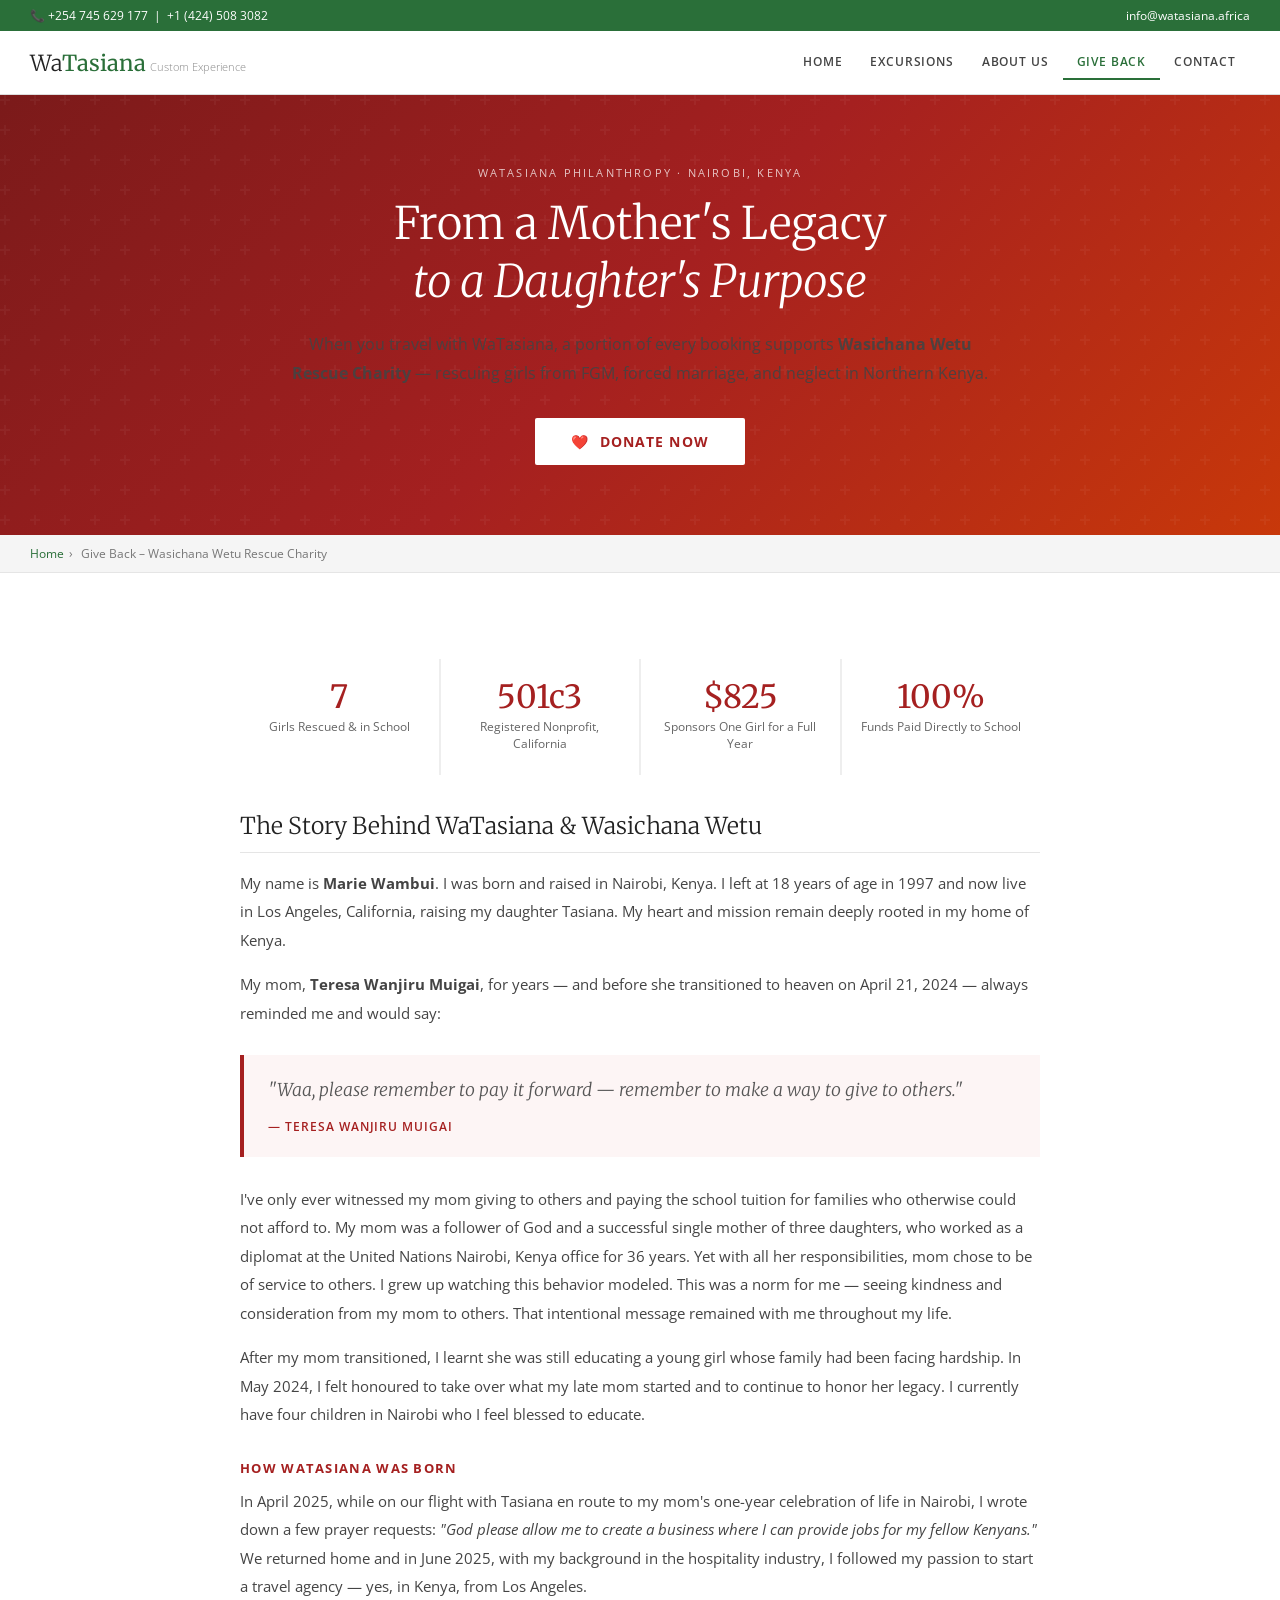
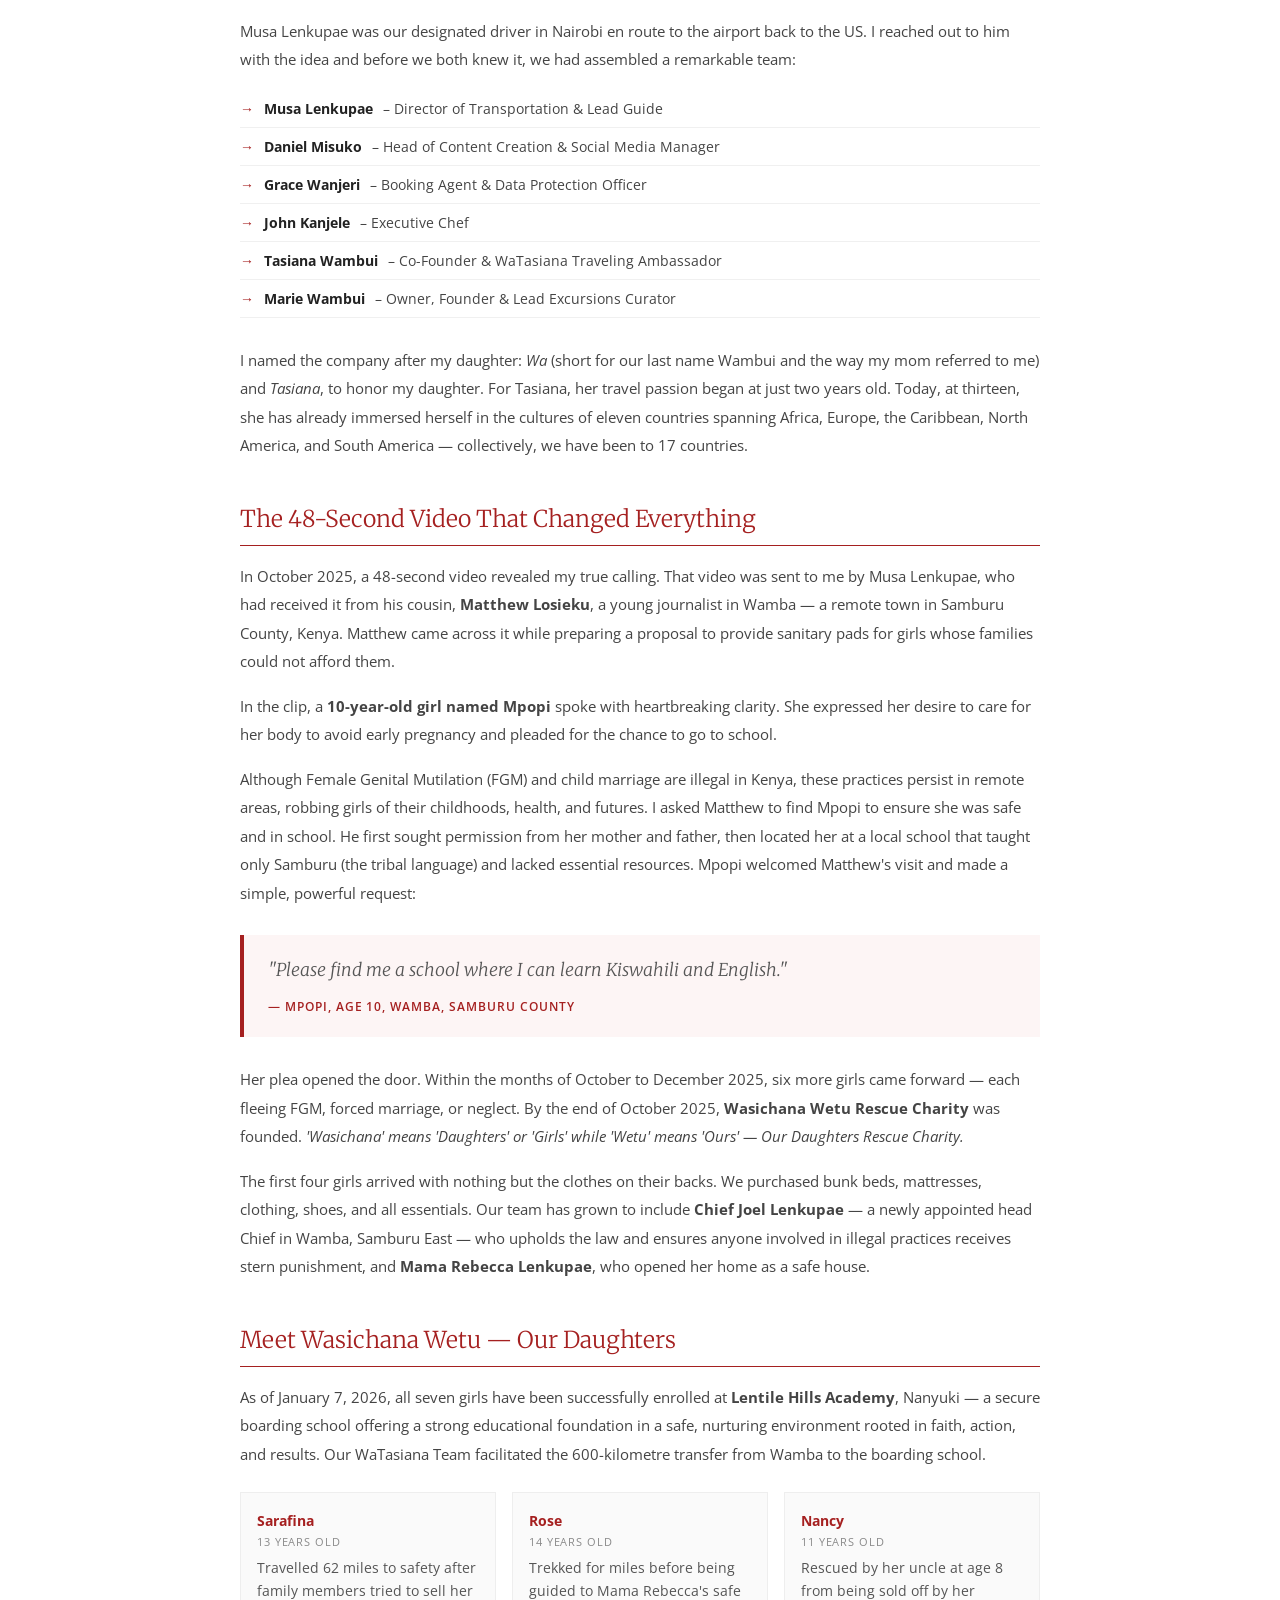
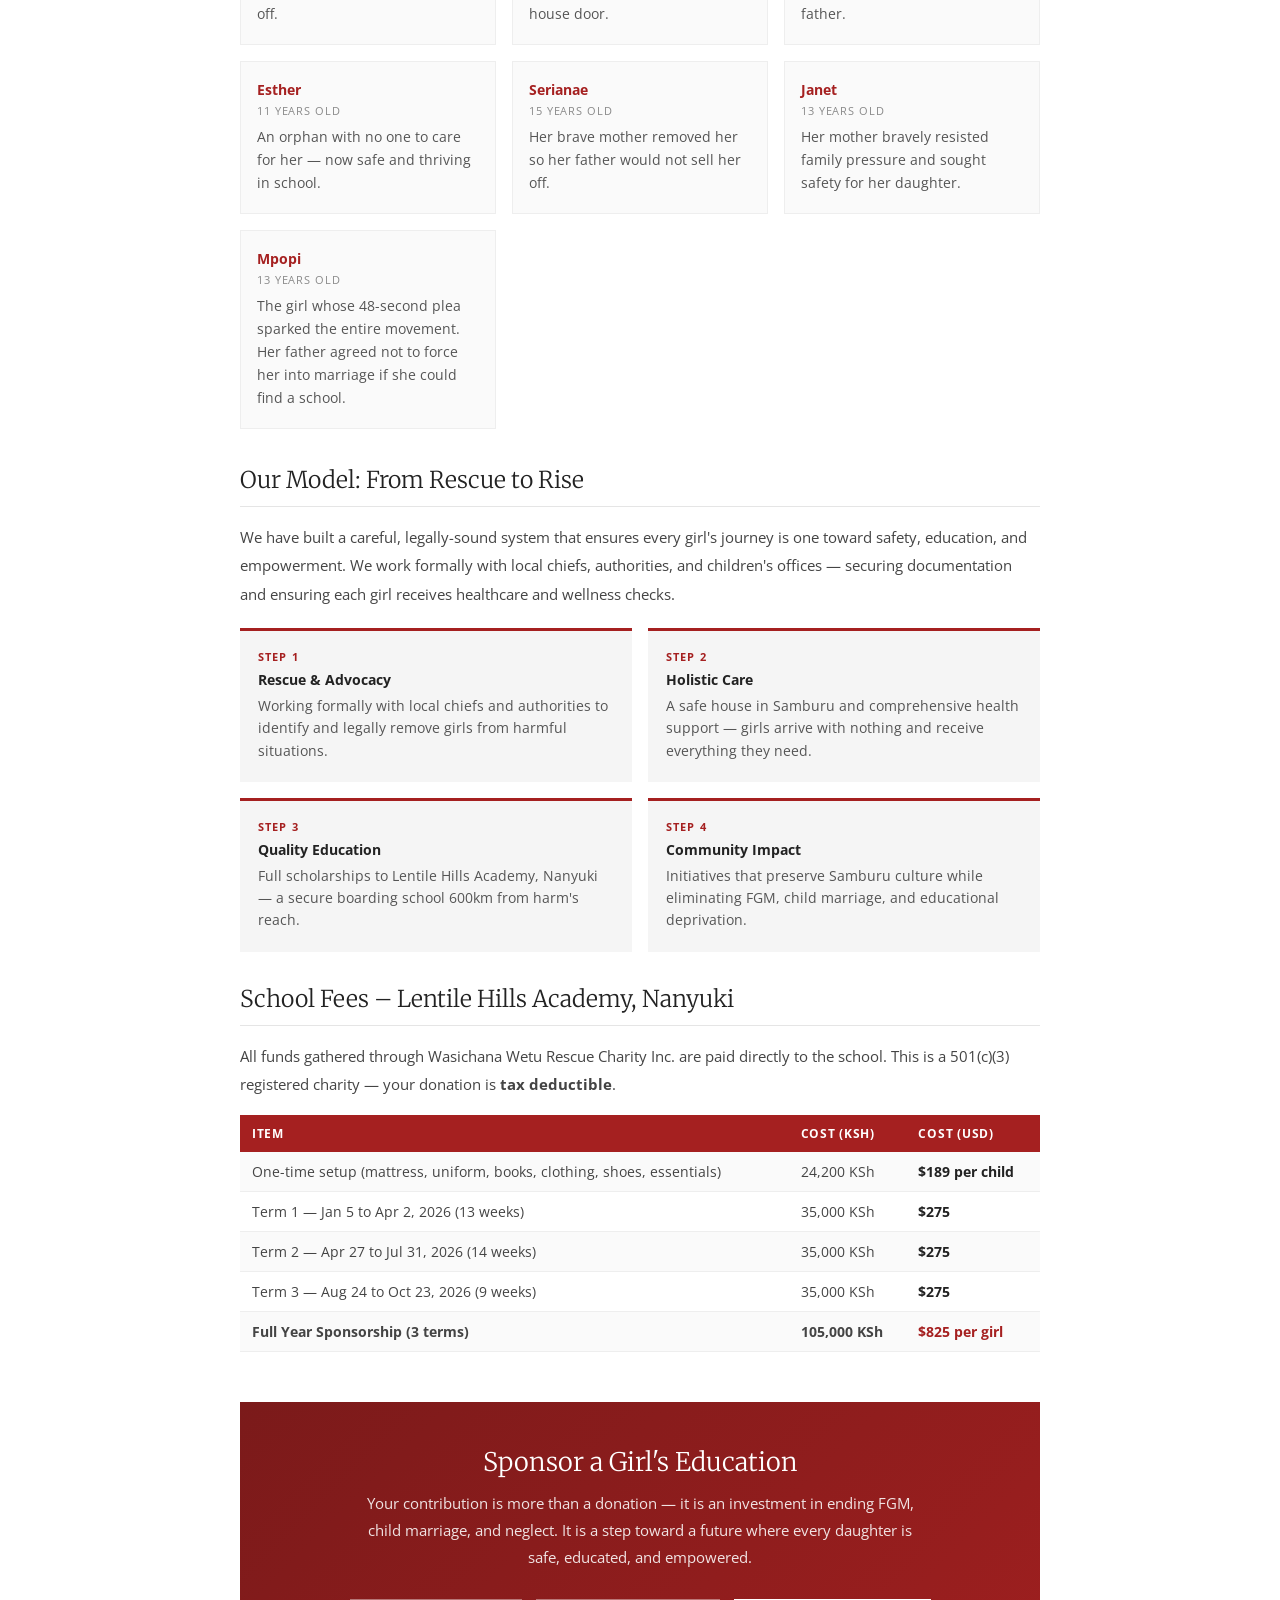
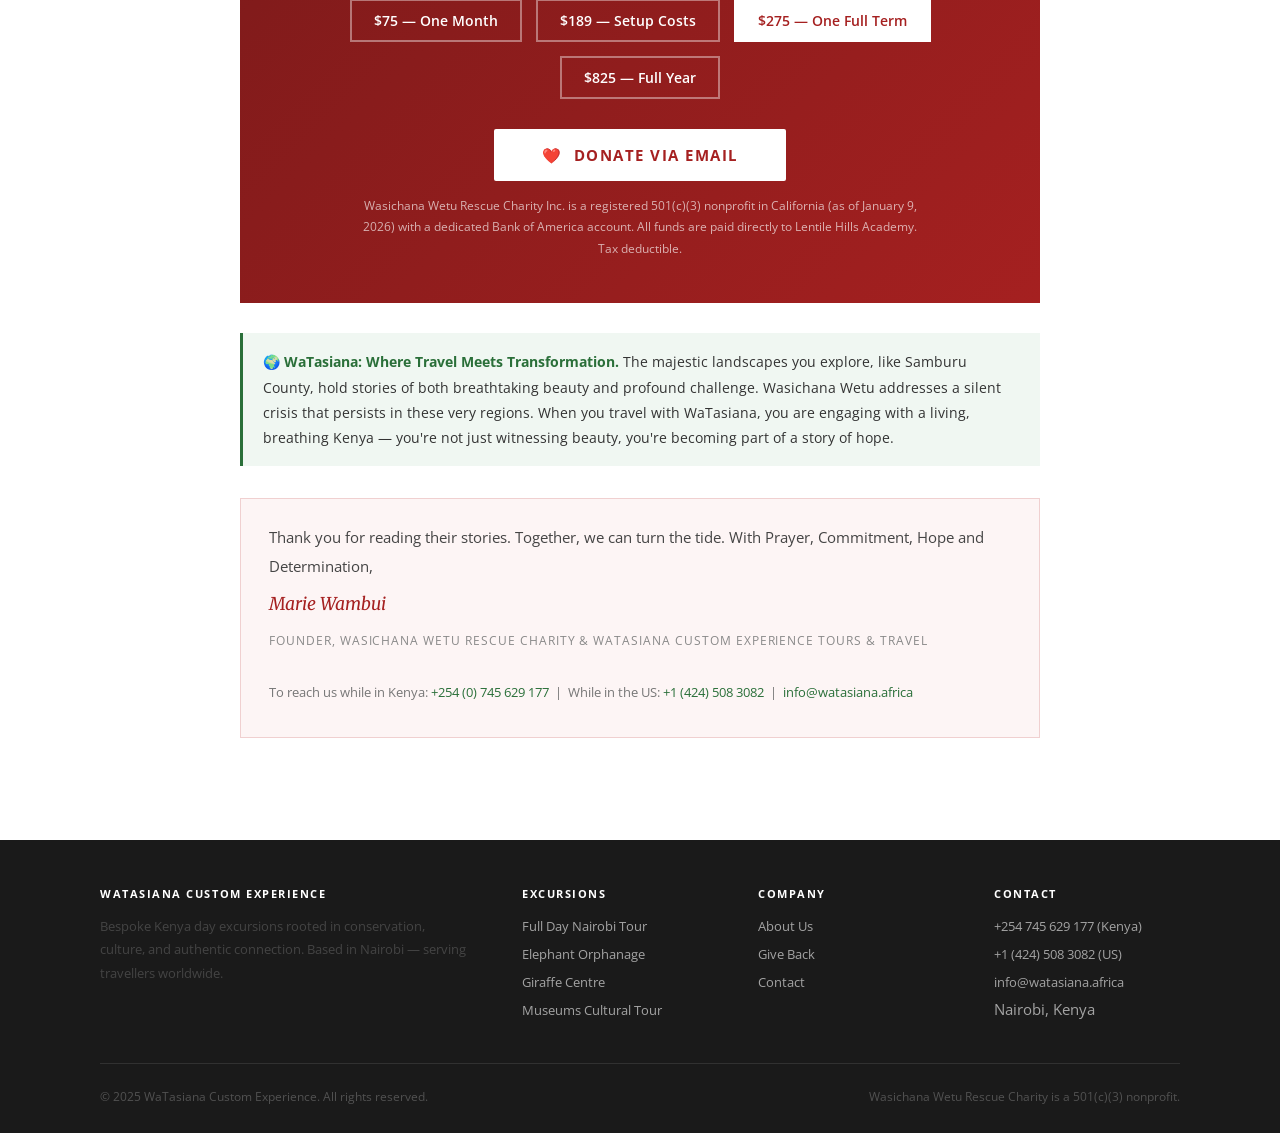
<file: giveback.html>
<!DOCTYPE html>
<html lang="en">
<head>
    <meta charset="UTF-8">
    <meta name="viewport" content="width=device-width, initial-scale=1.0">
    <title>Give Back – Wasichana Wetu Rescue Charity – WaTasiana</title>
    <link href="https://fonts.googleapis.com/css2?family=Merriweather:ital,wght@0,300;0,400;0,700;1,300;1,400&family=Open+Sans:wght@300;400;600&display=swap" rel="stylesheet">
    <style>
        * { box-sizing: border-box; margin: 0; padding: 0; }
        body { font-family: 'Open Sans', sans-serif; font-size: 15px; color: #333; background: #fff; }
        a { color: #2a6f39; text-decoration: none; }
        a:hover { text-decoration: underline; }

        /* TOP BAR */
        .topbar { background: #2a6f39; color: #fff; font-size: 12px; padding: 7px 30px; display: flex; justify-content: space-between; align-items: center; }
        .topbar a { color: #fff; }

        /* HEADER */
        header { border-bottom: 1px solid #ddd; padding: 14px 30px; display: flex; justify-content: space-between; align-items: center; }
        .logo { font-family: 'Merriweather', serif; font-size: 22px; font-weight: 300; color: #222; }
        .logo span { color: #2a6f39; font-weight: 400; }
        .logo small { font-size: 11px; color: #888; font-family: 'Open Sans', sans-serif; font-weight: 300; margin-left: 4px; }
        nav { display: flex; }
        nav a { font-size: 12px; font-weight: 600; letter-spacing: 0.07em; text-transform: uppercase; color: #444; padding: 8px 14px; border-bottom: 2px solid transparent; text-decoration: none; transition: color 0.2s; }
        nav a:hover { color: #2a6f39; text-decoration: none; }
        nav a.active { color: #2a6f39; border-bottom-color: #2a6f39; }

        /* HERO */
        .hero {
            background: linear-gradient(135deg, #7b1a1a 0%, #a52020 50%, #c8380a 100%);
            padding: 70px 30px;
            text-align: center;
            color: #fff;
            position: relative;
            overflow: hidden;
        }
        .hero::before {
            content: '';
            position: absolute; inset: 0;
            background: url("data:image/svg+xml,%3Csvg width='60' height='60' viewBox='0 0 60 60' xmlns='http://www.w3.org/2000/svg'%3E%3Cg fill='none' fill-rule='evenodd'%3E%3Cg fill='%23ffffff' fill-opacity='0.04'%3E%3Cpath d='M36 34v-4h-2v4h-4v2h4v4h2v-4h4v-2h-4zm0-30V0h-2v4h-4v2h4v4h2V6h4V4h-4zM6 34v-4H4v4H0v2h4v4h2v-4h4v-2H6zM6 4V0H4v4H0v2h4v4h2V6h4V4H6z'/%3E%3C/g%3E%3C/g%3E%3C/svg%3E");
        }
        .hero-inner { position: relative; max-width: 700px; margin: 0 auto; }
        .hero-eyebrow { font-size: 11px; letter-spacing: 0.2em; text-transform: uppercase; opacity: 0.75; margin-bottom: 14px; }
        .hero h1 { font-family: 'Merriweather', serif; font-size: clamp(1.8rem, 4vw, 2.8rem); font-weight: 300; line-height: 1.3; margin-bottom: 20px; }
        .hero h1 em { font-style: italic; }
        .hero p { font-size: 16px; line-height: 1.8; opacity: 0.9; margin-bottom: 30px; }
        .btn-donate {
            display: inline-block;
            background: #fff;
            color: #a52020;
            font-weight: 700;
            font-size: 14px;
            letter-spacing: 0.08em;
            text-transform: uppercase;
            padding: 14px 36px;
            border-radius: 2px;
            text-decoration: none;
            transition: background 0.2s, color 0.2s;
        }
        .btn-donate:hover { background: #f0f0f0; text-decoration: none; }

        /* BREADCRUMB */
        .breadcrumb-bar { background: #f5f5f5; border-bottom: 1px solid #e5e5e5; padding: 10px 30px; font-size: 12px; color: #777; }
        .breadcrumb-bar a { color: #2a6f39; }
        .breadcrumb-bar span { margin: 0 5px; }

        /* CONTENT WRAP */
        .content-wrap { max-width: 860px; margin: 0 auto; padding: 50px 30px 70px; }

        /* SECTION TITLES */
        .section-title {
            font-family: 'Merriweather', serif;
            font-size: 1.45rem;
            font-weight: 300;
            color: #222;
            margin-bottom: 16px;
            padding-bottom: 12px;
            border-bottom: 1px solid #e5e5e5;
        }
        .section-title.red { color: #a52020; border-bottom-color: #a52020; }

        .subsection-title {
            font-size: 13px;
            font-weight: 700;
            letter-spacing: 0.1em;
            text-transform: uppercase;
            color: #a52020;
            margin: 30px 0 10px;
        }

        p { line-height: 1.9; color: #444; margin-bottom: 16px; }

        /* QUOTE BLOCK */
        .quote-block {
            border-left: 4px solid #a52020;
            background: #fdf5f5;
            padding: 20px 24px;
            margin: 28px 0;
            font-family: 'Merriweather', serif;
            font-size: 1.1rem;
            font-style: italic;
            font-weight: 300;
            color: #555;
            line-height: 1.75;
        }
        .quote-block cite { display: block; font-style: normal; font-size: 12px; font-weight: 600; letter-spacing: 0.08em; text-transform: uppercase; color: #a52020; margin-top: 10px; font-family: 'Open Sans', sans-serif; }

        /* STATS ROW */
        .stats-row {
            display: grid;
            grid-template-columns: repeat(4, 1fr);
            gap: 2px;
            margin: 36px 0;
            background: #eee;
        }
        .stat-box {
            background: #fff;
            padding: 22px 16px;
            text-align: center;
        }
        .stat-box .num {
            font-family: 'Merriweather', serif;
            font-size: 2rem;
            font-weight: 400;
            color: #a52020;
            line-height: 1;
            margin-bottom: 6px;
        }
        .stat-box .label { font-size: 12px; color: #666; line-height: 1.4; }

        /* GIRLS GRID */
        .girls-grid { display: grid; grid-template-columns: repeat(3, 1fr); gap: 16px; margin: 24px 0 36px; }
        .girl-card {
            border: 1px solid #eee;
            padding: 18px 16px;
            background: #fafafa;
        }
        .girl-card .girl-name { font-weight: 700; font-size: 14px; color: #a52020; margin-bottom: 4px; }
        .girl-card .girl-age { font-size: 11px; letter-spacing: 0.08em; text-transform: uppercase; color: #888; margin-bottom: 8px; }
        .girl-card p { font-size: 13.5px; line-height: 1.7; color: #555; margin: 0; }

        /* MODEL STEPS */
        .model-steps { display: grid; grid-template-columns: repeat(2, 1fr); gap: 16px; margin: 20px 0 32px; }
        .model-step { background: #f5f5f5; border-top: 3px solid #a52020; padding: 18px 18px 20px; }
        .model-step .step-num { font-size: 11px; font-weight: 700; letter-spacing: 0.1em; text-transform: uppercase; color: #a52020; margin-bottom: 6px; }
        .model-step h4 { font-size: 14px; font-weight: 700; color: #222; margin-bottom: 6px; }
        .model-step p { font-size: 13.5px; color: #555; line-height: 1.65; margin: 0; }

        /* SCHOOL COSTS */
        .cost-table { width: 100%; border-collapse: collapse; margin: 16px 0 28px; font-size: 14px; }
        .cost-table th { background: #a52020; color: #fff; padding: 10px 12px; text-align: left; font-size: 12px; letter-spacing: 0.06em; text-transform: uppercase; }
        .cost-table td { padding: 10px 12px; border-bottom: 1px solid #eee; color: #444; }
        .cost-table tr:nth-child(even) td { background: #fafafa; }
        .cost-table .highlight { font-weight: 700; color: #222; }

        /* DONATE BOX */
        .donate-box {
            background: linear-gradient(135deg, #7b1a1a, #a52020);
            color: #fff;
            padding: 44px 40px;
            text-align: center;
            margin: 50px 0 30px;
        }
        .donate-box h2 { font-family: 'Merriweather', serif; font-size: 1.6rem; font-weight: 300; margin-bottom: 12px; }
        .donate-box p { font-size: 15px; opacity: 0.88; line-height: 1.8; margin-bottom: 28px; max-width: 560px; margin-left: auto; margin-right: auto; color: #fff; }
        .donate-box .nonprofit-note { font-size: 12px; opacity: 0.65; margin-top: 14px; margin-bottom: 0; }
        .btn-donate-large {
            display: inline-block;
            background: #fff;
            color: #a52020;
            font-weight: 700;
            font-size: 15px;
            letter-spacing: 0.1em;
            text-transform: uppercase;
            padding: 16px 48px;
            border-radius: 2px;
            text-decoration: none;
            transition: background 0.2s;
        }
        .btn-donate-large:hover { background: #f5f5f5; text-decoration: none; }

        /* SPONSOR AMOUNTS */
        .sponsor-amounts { display: flex; gap: 14px; justify-content: center; flex-wrap: wrap; margin: 24px 0 10px; }
        .sponsor-amt {
            border: 2px solid rgba(255,255,255,0.4);
            color: #fff;
            padding: 10px 22px;
            font-size: 14px;
            font-weight: 600;
            cursor: pointer;
            transition: background 0.2s, border-color 0.2s;
            text-decoration: none;
            display: inline-block;
        }
        .sponsor-amt:hover { background: rgba(255,255,255,0.15); border-color: #fff; text-decoration: none; color: #fff; }
        .sponsor-amt.featured { background: #fff; color: #a52020; border-color: #fff; }

        /* TEAM */
        .team-list { list-style: none; margin: 14px 0 28px; }
        .team-list li { padding: 9px 0; border-bottom: 1px solid #f0f0f0; font-size: 14px; color: #444; display: flex; gap: 10px; }
        .team-list li::before { content: '→'; color: #a52020; font-weight: 700; flex-shrink: 0; }
        .team-list li strong { color: #222; }

        /* SIGNATURE */
        .signature-block { background: #fdf5f5; border: 1px solid #f0d0d0; padding: 24px 28px; margin: 32px 0; }
        .signature-block p { margin-bottom: 8px; color: #444; }
        .signature-block .sig-name { font-family: 'Merriweather', serif; font-size: 1.1rem; font-style: italic; color: #a52020; }
        .signature-block .sig-title { font-size: 12px; text-transform: uppercase; letter-spacing: 0.08em; color: #888; }

        /* IMPACT NOTE */
        .impact-note { background: #f0f7f2; border-left: 3px solid #2a6f39; padding: 16px 20px; margin: 28px 0; font-size: 14px; line-height: 1.8; color: #333; }
        .impact-note strong { color: #2a6f39; }

        /* FOOTER */
        footer { background: #1a1a1a; color: rgba(255,255,255,0.6); padding: 46px 30px 28px; }
        .footer-grid { max-width: 1080px; margin: 0 auto; display: grid; grid-template-columns: 2fr 1fr 1fr 1fr; gap: 50px; padding-bottom: 36px; border-bottom: 1px solid rgba(255,255,255,0.1); margin-bottom: 24px; }
        .footer-grid h4 { font-size: 11px; letter-spacing: 0.14em; text-transform: uppercase; color: #fff; margin-bottom: 14px; }
        .footer-grid ul { list-style: none; }
        .footer-grid ul li { margin-bottom: 8px; }
        .footer-grid ul li a { color: rgba(255,255,255,0.6); font-size: 13px; }
        .footer-grid ul li a:hover { color: #fff; text-decoration: none; }
        .footer-grid p { font-size: 13px; line-height: 1.8; }
        .footer-bottom { max-width: 1080px; margin: 0 auto; font-size: 12px; opacity: 0.4; display: flex; justify-content: space-between; }

        @media (max-width: 800px) {
            nav { display: none; }
            .stats-row { grid-template-columns: repeat(2, 1fr); }
            .girls-grid { grid-template-columns: 1fr; }
            .model-steps { grid-template-columns: 1fr; }
            .footer-grid { grid-template-columns: 1fr 1fr; gap: 28px; }
            .donate-box { padding: 30px 20px; }
            .sponsor-amounts { flex-direction: column; align-items: center; }
            .topbar { flex-direction: column; gap: 4px; text-align: center; }
        }
    </style>
</head>
<body>

<div class="topbar">
    <span>📞 +254 745 629 177 &nbsp;|&nbsp; +1 (424) 508 3082</span>
    <span><a href="mailto:info@watasiana.africa">info@watasiana.africa</a></span>
</div>

<header>
    <a href="index.html" class="logo">Wa<span>Tasiana</span><small>Custom Experience</small></a>
    <nav>
        <a href="index.html">Home</a>
        <a href="index.html#excursions">Excursions</a>
        <a href="index.html#about">About Us</a>
        <a href="giveback.html" class="active">Give Back</a>
        <a href="mailto:info@watasiana.africa">Contact</a>
    </nav>
</header>

<!-- HERO -->
<section class="hero">
    <div class="hero-inner">
        <div class="hero-eyebrow">WaTasiana Philanthropy · Nairobi, Kenya</div>
        <h1>From a Mother's Legacy<br><em>to a Daughter's Purpose</em></h1>
        <p>When you travel with WaTasiana, a portion of every booking supports <strong>Wasichana Wetu Rescue Charity</strong> — rescuing girls from FGM, forced marriage, and neglect in Northern Kenya.</p>
        <a href="#donate" class="btn-donate">❤️ &nbsp;Donate Now</a>
    </div>
</section>

<div class="breadcrumb-bar">
    <a href="index.html">Home</a><span>›</span> Give Back – Wasichana Wetu Rescue Charity
</div>

<div class="content-wrap">

    <!-- IMPACT STATS -->
    <div class="stats-row">
        <div class="stat-box"><div class="num">7</div><div class="label">Girls Rescued &amp; in School</div></div>
        <div class="stat-box"><div class="num">501c3</div><div class="label">Registered Nonprofit, California</div></div>
        <div class="stat-box"><div class="num">$825</div><div class="label">Sponsors One Girl for a Full Year</div></div>
        <div class="stat-box"><div class="num">100%</div><div class="label">Funds Paid Directly to School</div></div>
    </div>

    <!-- THE STORY -->
    <div class="section-title">The Story Behind WaTasiana &amp; Wasichana Wetu</div>

    <p>My name is <strong>Marie Wambui</strong>. I was born and raised in Nairobi, Kenya. I left at 18 years of age in 1997 and now live in Los Angeles, California, raising my daughter Tasiana. My heart and mission remain deeply rooted in my home of Kenya.</p>

    <p>My mom, <strong>Teresa Wanjiru Muigai</strong>, for years — and before she transitioned to heaven on April 21, 2024 — always reminded me and would say:</p>

    <div class="quote-block">
        "Waa, please remember to pay it forward — remember to make a way to give to others."
        <cite>— Teresa Wanjiru Muigai</cite>
    </div>

    <p>I've only ever witnessed my mom giving to others and paying the school tuition for families who otherwise could not afford to. My mom was a follower of God and a successful single mother of three daughters, who worked as a diplomat at the United Nations Nairobi, Kenya office for 36 years. Yet with all her responsibilities, mom chose to be of service to others. I grew up watching this behavior modeled. This was a norm for me — seeing kindness and consideration from my mom to others. That intentional message remained with me throughout my life.</p>

    <p>After my mom transitioned, I learnt she was still educating a young girl whose family had been facing hardship. In May 2024, I felt honoured to take over what my late mom started and to continue to honor her legacy. I currently have four children in Nairobi who I feel blessed to educate.</p>

    <div class="subsection-title">How WaTasiana Was Born</div>

    <p>In April 2025, while on our flight with Tasiana en route to my mom's one-year celebration of life in Nairobi, I wrote down a few prayer requests: <em>"God please allow me to create a business where I can provide jobs for my fellow Kenyans."</em> We returned home and in June 2025, with my background in the hospitality industry, I followed my passion to start a travel agency — yes, in Kenya, from Los Angeles.</p>

    <p>Musa Lenkupae was our designated driver in Nairobi en route to the airport back to the US. I reached out to him with the idea and before we both knew it, we had assembled a remarkable team:</p>

    <ul class="team-list">
        <li><strong>Musa Lenkupae</strong> – Director of Transportation &amp; Lead Guide</li>
        <li><strong>Daniel Misuko</strong> – Head of Content Creation &amp; Social Media Manager</li>
        <li><strong>Grace Wanjeri</strong> – Booking Agent &amp; Data Protection Officer</li>
        <li><strong>John Kanjele</strong> – Executive Chef</li>
        <li><strong>Tasiana Wambui</strong> – Co-Founder &amp; WaTasiana Traveling Ambassador</li>
        <li><strong>Marie Wambui</strong> – Owner, Founder &amp; Lead Excursions Curator</li>
    </ul>

    <p>I named the company after my daughter: <em>Wa</em> (short for our last name Wambui and the way my mom referred to me) and <em>Tasiana</em>, to honor my daughter. For Tasiana, her travel passion began at just two years old. Today, at thirteen, she has already immersed herself in the cultures of eleven countries spanning Africa, Europe, the Caribbean, North America, and South America — collectively, we have been to 17 countries.</p>

    <!-- THE MOMENT THAT CHANGED EVERYTHING -->
    <div class="section-title red" style="margin-top:44px;">The 48-Second Video That Changed Everything</div>

    <p>In October 2025, a 48-second video revealed my true calling. That video was sent to me by Musa Lenkupae, who had received it from his cousin, <strong>Matthew Losieku</strong>, a young journalist in Wamba — a remote town in Samburu County, Kenya. Matthew came across it while preparing a proposal to provide sanitary pads for girls whose families could not afford them.</p>

    <p>In the clip, a <strong>10-year-old girl named Mpopi</strong> spoke with heartbreaking clarity. She expressed her desire to care for her body to avoid early pregnancy and pleaded for the chance to go to school.</p>

    <p>Although Female Genital Mutilation (FGM) and child marriage are illegal in Kenya, these practices persist in remote areas, robbing girls of their childhoods, health, and futures. I asked Matthew to find Mpopi to ensure she was safe and in school. He first sought permission from her mother and father, then located her at a local school that taught only Samburu (the tribal language) and lacked essential resources. Mpopi welcomed Matthew's visit and made a simple, powerful request:</p>

    <div class="quote-block">
        "Please find me a school where I can learn Kiswahili and English."
        <cite>— Mpopi, age 10, Wamba, Samburu County</cite>
    </div>

    <p>Her plea opened the door. Within the months of October to December 2025, six more girls came forward — each fleeing FGM, forced marriage, or neglect. By the end of October 2025, <strong>Wasichana Wetu Rescue Charity</strong> was founded. <em>'Wasichana' means 'Daughters' or 'Girls' while 'Wetu' means 'Ours' — Our Daughters Rescue Charity.</em></p>

    <p>The first four girls arrived with nothing but the clothes on their backs. We purchased bunk beds, mattresses, clothing, shoes, and all essentials. Our team has grown to include <strong>Chief Joel Lenkupae</strong> — a newly appointed head Chief in Wamba, Samburu East — who upholds the law and ensures anyone involved in illegal practices receives stern punishment, and <strong>Mama Rebecca Lenkupae</strong>, who opened her home as a safe house.</p>

    <!-- MEET THE GIRLS -->
    <div class="section-title red" style="margin-top:44px;">Meet Wasichana Wetu — Our Daughters</div>
    <p>As of January 7, 2026, all seven girls have been successfully enrolled at <strong>Lentile Hills Academy</strong>, Nanyuki — a secure boarding school offering a strong educational foundation in a safe, nurturing environment rooted in faith, action, and results. Our WaTasiana Team facilitated the 600-kilometre transfer from Wamba to the boarding school.</p>

    <div class="girls-grid">
        <div class="girl-card">
            <div class="girl-name">Sarafina</div>
            <div class="girl-age">13 years old</div>
            <p>Travelled 62 miles to safety after family members tried to sell her off.</p>
        </div>
        <div class="girl-card">
            <div class="girl-name">Rose</div>
            <div class="girl-age">14 years old</div>
            <p>Trekked for miles before being guided to Mama Rebecca's safe house door.</p>
        </div>
        <div class="girl-card">
            <div class="girl-name">Nancy</div>
            <div class="girl-age">11 years old</div>
            <p>Rescued by her uncle at age 8 from being sold off by her father.</p>
        </div>
        <div class="girl-card">
            <div class="girl-name">Esther</div>
            <div class="girl-age">11 years old</div>
            <p>An orphan with no one to care for her — now safe and thriving in school.</p>
        </div>
        <div class="girl-card">
            <div class="girl-name">Serianae</div>
            <div class="girl-age">15 years old</div>
            <p>Her brave mother removed her so her father would not sell her off.</p>
        </div>
        <div class="girl-card">
            <div class="girl-name">Janet</div>
            <div class="girl-age">13 years old</div>
            <p>Her mother bravely resisted family pressure and sought safety for her daughter.</p>
        </div>
        <div class="girl-card" style="grid-column: span 1;">
            <div class="girl-name">Mpopi</div>
            <div class="girl-age">13 years old</div>
            <p>The girl whose 48-second plea sparked the entire movement. Her father agreed not to force her into marriage if she could find a school.</p>
        </div>
    </div>

    <!-- OUR MODEL -->
    <div class="section-title" style="margin-top:10px;">Our Model: From Rescue to Rise</div>
    <p>We have built a careful, legally-sound system that ensures every girl's journey is one toward safety, education, and empowerment. We work formally with local chiefs, authorities, and children's offices — securing documentation and ensuring each girl receives healthcare and wellness checks.</p>

    <div class="model-steps">
        <div class="model-step">
            <div class="step-num">Step 1</div>
            <h4>Rescue &amp; Advocacy</h4>
            <p>Working formally with local chiefs and authorities to identify and legally remove girls from harmful situations.</p>
        </div>
        <div class="model-step">
            <div class="step-num">Step 2</div>
            <h4>Holistic Care</h4>
            <p>A safe house in Samburu and comprehensive health support — girls arrive with nothing and receive everything they need.</p>
        </div>
        <div class="model-step">
            <div class="step-num">Step 3</div>
            <h4>Quality Education</h4>
            <p>Full scholarships to Lentile Hills Academy, Nanyuki — a secure boarding school 600km from harm's reach.</p>
        </div>
        <div class="model-step">
            <div class="step-num">Step 4</div>
            <h4>Community Impact</h4>
            <p>Initiatives that preserve Samburu culture while eliminating FGM, child marriage, and educational deprivation.</p>
        </div>
    </div>

    <!-- SCHOOL COSTS -->
    <div class="section-title">School Fees – Lentile Hills Academy, Nanyuki</div>
    <p>All funds gathered through Wasichana Wetu Rescue Charity Inc. are paid directly to the school. This is a 501(c)(3) registered charity — your donation is <strong>tax deductible</strong>.</p>

    <table class="cost-table">
        <tr>
            <th>Item</th>
            <th>Cost (KSh)</th>
            <th>Cost (USD)</th>
        </tr>
        <tr>
            <td>One-time setup (mattress, uniform, books, clothing, shoes, essentials)</td>
            <td>24,200 KSh</td>
            <td class="highlight">$189 per child</td>
        </tr>
        <tr>
            <td>Term 1 — Jan 5 to Apr 2, 2026 (13 weeks)</td>
            <td>35,000 KSh</td>
            <td class="highlight">$275</td>
        </tr>
        <tr>
            <td>Term 2 — Apr 27 to Jul 31, 2026 (14 weeks)</td>
            <td>35,000 KSh</td>
            <td class="highlight">$275</td>
        </tr>
        <tr>
            <td>Term 3 — Aug 24 to Oct 23, 2026 (9 weeks)</td>
            <td>35,000 KSh</td>
            <td class="highlight">$275</td>
        </tr>
        <tr style="background:#fdf5f5;">
            <td><strong>Full Year Sponsorship (3 terms)</strong></td>
            <td><strong>105,000 KSh</strong></td>
            <td><strong style="color:#a52020;">$825 per girl</strong></td>
        </tr>
    </table>

    <!-- DONATE SECTION -->
    <div class="donate-box" id="donate">
        <h2>Sponsor a Girl's Education</h2>
        <p>Your contribution is more than a donation — it is an investment in ending FGM, child marriage, and neglect. It is a step toward a future where every daughter is safe, educated, and empowered.</p>

        <div class="sponsor-amounts">
            <a href="mailto:info@watasiana.africa?subject=Donation%20Enquiry%20-%20%2475" class="sponsor-amt">$75 — One Month</a>
            <a href="mailto:info@watasiana.africa?subject=Donation%20Enquiry%20-%20%24189" class="sponsor-amt">$189 — Setup Costs</a>
            <a href="mailto:info@watasiana.africa?subject=Donation%20Enquiry%20-%20%24275" class="sponsor-amt featured">$275 — One Full Term</a>
            <a href="mailto:info@watasiana.africa?subject=Donation%20Enquiry%20-%20%24825" class="sponsor-amt">$825 — Full Year</a>
        </div>

        <br>
        <a href="mailto:info@watasiana.africa?subject=I%20want%20to%20donate%20to%20Wasichana%20Wetu" class="btn-donate-large">❤️ &nbsp;Donate via Email</a>

        <p class="nonprofit-note">Wasichana Wetu Rescue Charity Inc. is a registered 501(c)(3) nonprofit in California (as of January 9, 2026) with a dedicated Bank of America account. All funds are paid directly to Lentile Hills Academy. Tax deductible.</p>
    </div>

    <!-- WHY THIS MATTERS -->
    <div class="impact-note">
        <strong>🌍 WaTasiana: Where Travel Meets Transformation.</strong> The majestic landscapes you explore, like Samburu County, hold stories of both breathtaking beauty and profound challenge. Wasichana Wetu addresses a silent crisis that persists in these very regions. When you travel with WaTasiana, you are engaging with a living, breathing Kenya — you're not just witnessing beauty, you're becoming part of a story of hope.
    </div>

    <!-- SIGNATURE -->
    <div class="signature-block">
        <p>Thank you for reading their stories. Together, we can turn the tide. With Prayer, Commitment, Hope and Determination,</p>
        <p class="sig-name">Marie Wambui</p>
        <p class="sig-title">Founder, Wasichana Wetu Rescue Charity &amp; WaTasiana Custom Experience Tours &amp; Travel</p>
        <br>
        <p style="font-size:13px;color:#777;">To reach us while in Kenya: <a href="tel:+254745629177">+254 (0) 745 629 177</a> &nbsp;|&nbsp; While in the US: <a href="tel:+14245083082">+1 (424) 508 3082</a> &nbsp;|&nbsp; <a href="mailto:info@watasiana.africa">info@watasiana.africa</a></p>
    </div>

</div>

<!-- FOOTER -->
<footer>
    <div class="footer-grid">
        <div><h4>WaTasiana Custom Experience</h4><p>Bespoke Kenya day excursions rooted in conservation, culture, and authentic connection. Based in Nairobi — serving travellers worldwide.</p></div>
        <div><h4>Excursions</h4><ul>
            <li><a href="full-day-tour.html">Full Day Nairobi Tour</a></li>
            <li><a href="elephant-orphanage.html">Elephant Orphanage</a></li>
            <li><a href="giraffe-centre.html">Giraffe Centre</a></li>
            <li><a href="museums-tour.html">Museums Cultural Tour</a></li>
        </ul></div>
        <div><h4>Company</h4><ul>
            <li><a href="index.html#about">About Us</a></li>
            <li><a href="giveback.html">Give Back</a></li>
            <li><a href="mailto:info@watasiana.africa">Contact</a></li>
        </ul></div>
        <div><h4>Contact</h4><ul>
            <li><a href="tel:+254745629177">+254 745 629 177 (Kenya)</a></li>
            <li><a href="tel:+14245083082">+1 (424) 508 3082 (US)</a></li>
            <li><a href="mailto:info@watasiana.africa">info@watasiana.africa</a></li>
            <li>Nairobi, Kenya</li>
        </ul></div>
    </div>
    <div class="footer-bottom"><span>© 2025 WaTasiana Custom Experience. All rights reserved.</span><span>Wasichana Wetu Rescue Charity is a 501(c)(3) nonprofit.</span></div>
</footer>

</body>
</html>
</file>
